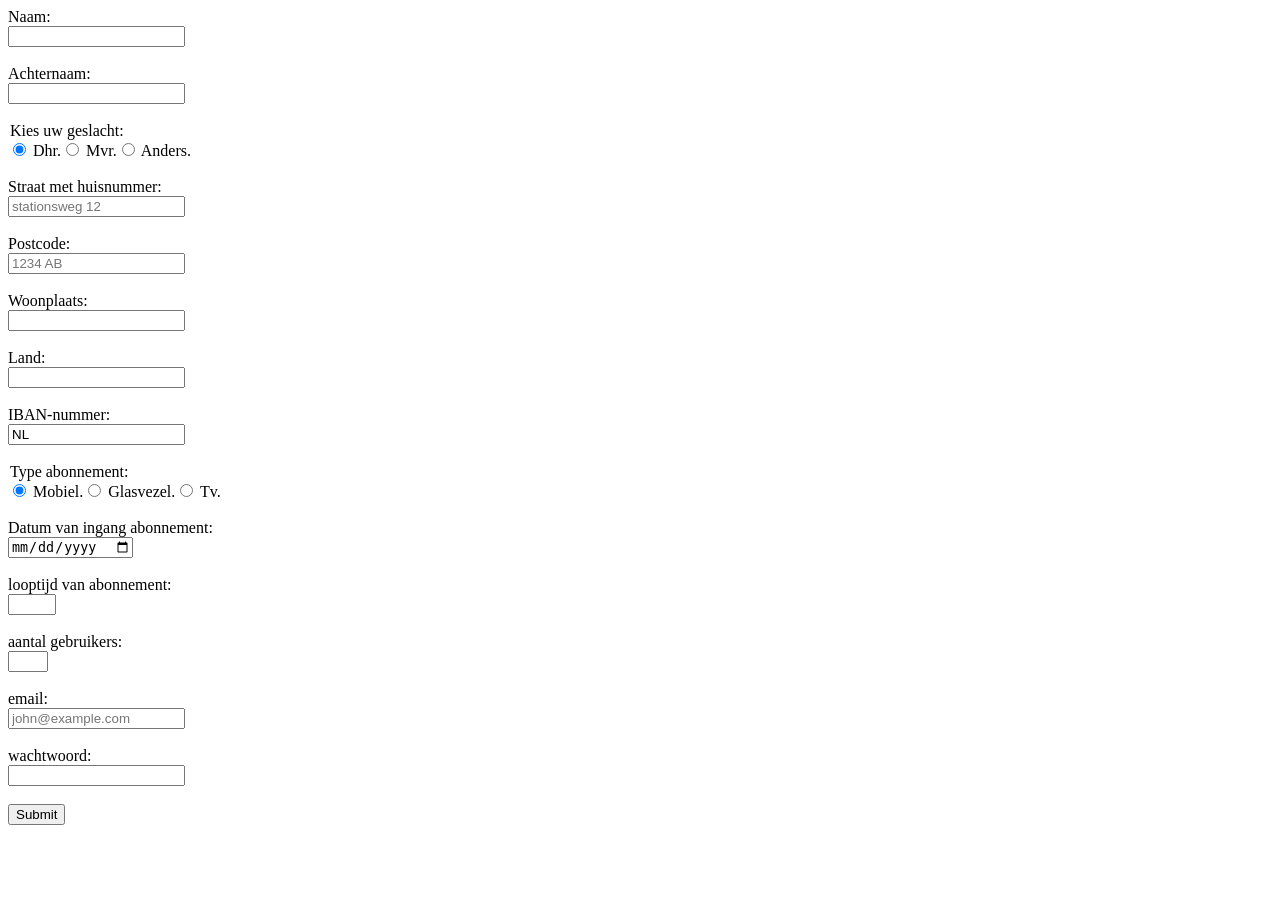
<file: opdracht-3-2/index.html>
<!DOCTYPE html>
<html lang="en">
<head>
    <meta charset="UTF-8">
    <meta name="viewport" content="width=device-width, initial-scale=1.0">
    <title>Document</title>
    <link rel="stylesheet" href="style.css">
</head>
<body>

 <form action="index.html" method="post">
  <label for="naam">Naam:</label> <br>
  <input type="text" id="naam" pattern="[A-Za-z]*" required> <br> <br>

  <label for="achternaam">Achternaam:</label> <br> 
  <input type="text"  id="achternaam" pattern="[A-za-z]*" required> <br> <br>


  <legend>Kies uw geslacht:</legend>

<div class="container">
  <div>
    <input type="radio" id="Dhr." name="geslacht" value="geslacht" checked />
    <label for="Dhr.">Dhr.</label>
  </div>
  <div>
    <input type="radio" id="Mvr." name="geslacht" value="Mvr." />
    <label for="Mvr.">Mvr.</label>
  </div>
  <div>
    <input type="radio" id="Anders." name="geslacht" value="Anders." />
    <label for="Anders.">Anders.</label>
  </div>
</div   ><br>


  <label for="straat-met-huis-nummer"></label>Straat met huisnummer:</label> <br>
  <input type="straat met huisnummer" placeholder="stationsweg 12" required> <br><br>

  <label for="postcode">Postcode:</label> <br>
  <input type="postcode" placeholder="1234 AB" 
  pattern="[0-9]{4}[A-Z]{2}" required> <br><br>


  <label for="woonplaats">Woonplaats:</label> <br>
  <input type="woonplaats"><br><br>

  <label for="land">Land:</label> <br>
  <input type="land "> <br> <br>

  
  <label for="IBAN-nummer">IBAN-nummer:</label> <br>
  <input type="IBAN-nummer" value="NL"
  pattern="[0-9]{2}[A-Z]{4}[0-9]{10}" required> <br><br>

  <legend>Type abonnement:</legend>
  <div class="container">
  <div>
    <input type="radio" id="Mobiel." name="abonnement" value="Mobiel." checked />
    <label for="Mobiel.">Mobiel.</label>
  </div>
  <div>
    <input type="radio" id="Glasvezel." name="abonnement" value="Glasvezel." />
    <label for="Glasvezel.">Glasvezel.</label>
  </div>
  <div>
    <input type="radio" id="Tv." name="abonnement" value="Tv." />
    <label for="Tv.">Tv.</label>
  </div> 
  </div><br>

  
  <label for="ingangsdatum">Datum van ingang abonnement:</label> <br>
  <input type="date" id="ingangsdatum" name="ingangsdatum" required min="2026-10-16"> <br> <br>

  <label for="looptijd-van-abonnement"> looptijd van abonnement:</label> <br>
  <input type="number" id="looptijd-van-abonnement" min="1" max="12"> <br><br>

 <label for="aantal-gebruikers"> aantal gebruikers:</label> <br>
  <input type="number" id="aantal-gebruikers" min="1" max="4"> <br><br>

  <label for=""></label>

  <label for="email">email:</label> <br> 
  <input type="email" id="email" name="email" placeholder="john@example.com" required><br><br>

  <label for="wachtwoord">wachtwoord:</label> <br>
  <input type="password" id="wachtwoord" name="wachtwoord" required> <br> <br>

  <input type="submit" id="submit" required>


 </form>
  




</body>
</html>
</file>
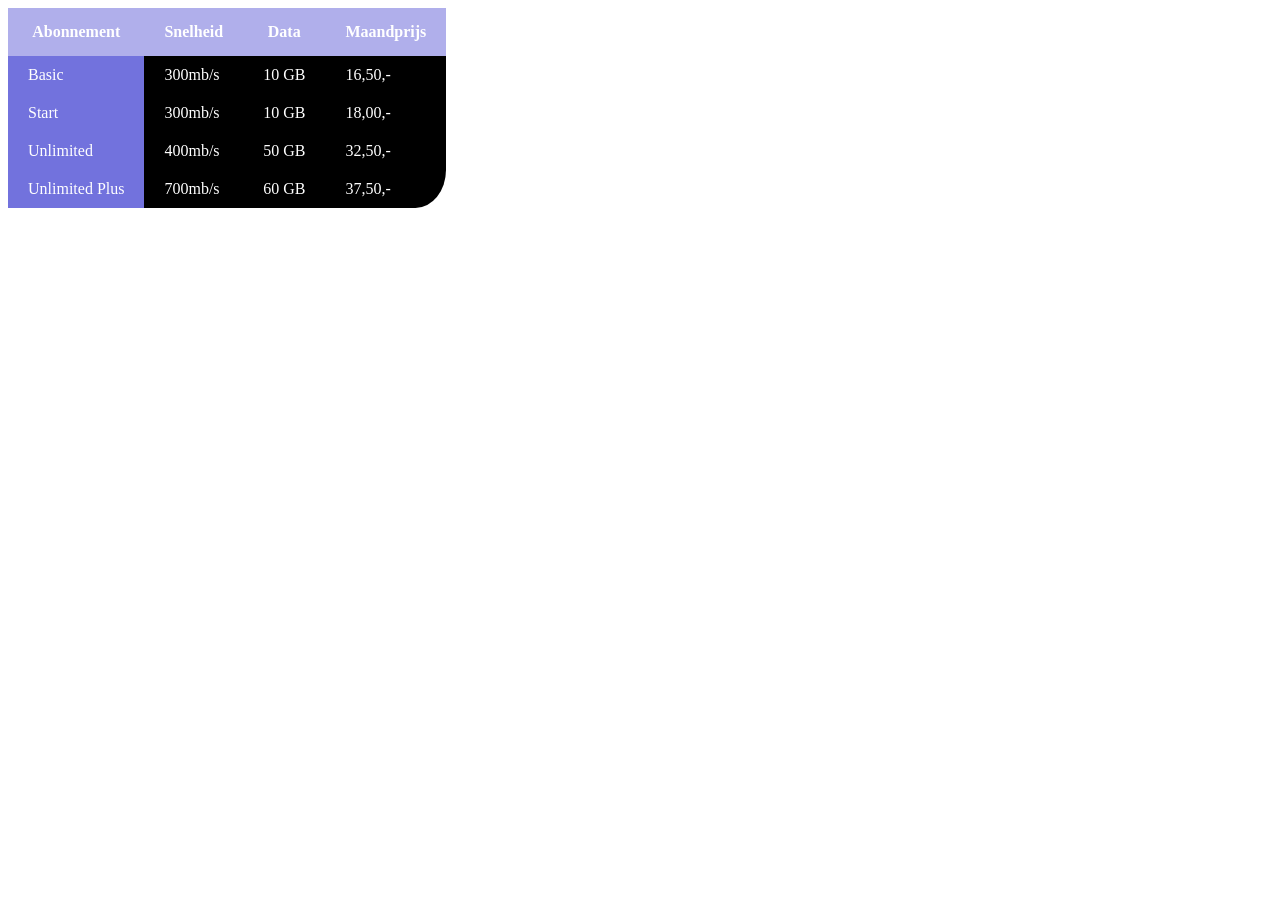
<file: opdracht-3-3/index.html>
<!DOCTYPE html>
<html lang="en">
<head>
    <meta charset="UTF-8">
    <meta name="viewport" content="width=device-width, initial-scale=1.0">
    <link rel="stylesheet" href="main.css">
    <title> Hallo Hi </title>
</head>
<body>
<table>
    <tr class="table-header">
        <th>Abonnement</th> 
        <th>Snelheid</th>
        <th>Data</th>
        <th>Maandprijs</th>
    </tr>
    <tr>
        <td class="table-choices">Basic</td>
        <td>300mb/s</td>   
        <td>10 GB</td>
        <td>16,50,-</td>
    </tr>
    <tr">
        <td class="table-choices">Start</td>
        <td>300mb/s</td>
        <td>10 GB</td>
        <td>18,00,-</td>
    </tr>
    <tr>
        <td class=" table-choices">Unlimited</td>
        <td>400mb/s</td>
        <td>50 GB</td>
        <td>32,50,-</td>
    </tr>
    <tr>
        <td class="table-choices">Unlimited Plus</td>
        <td>700mb/s</td>
        <td>60 GB</td>
        <td class="border-radius">37,50,-</td>
    </tr>
</table>
    
</body>
</html>
</file>
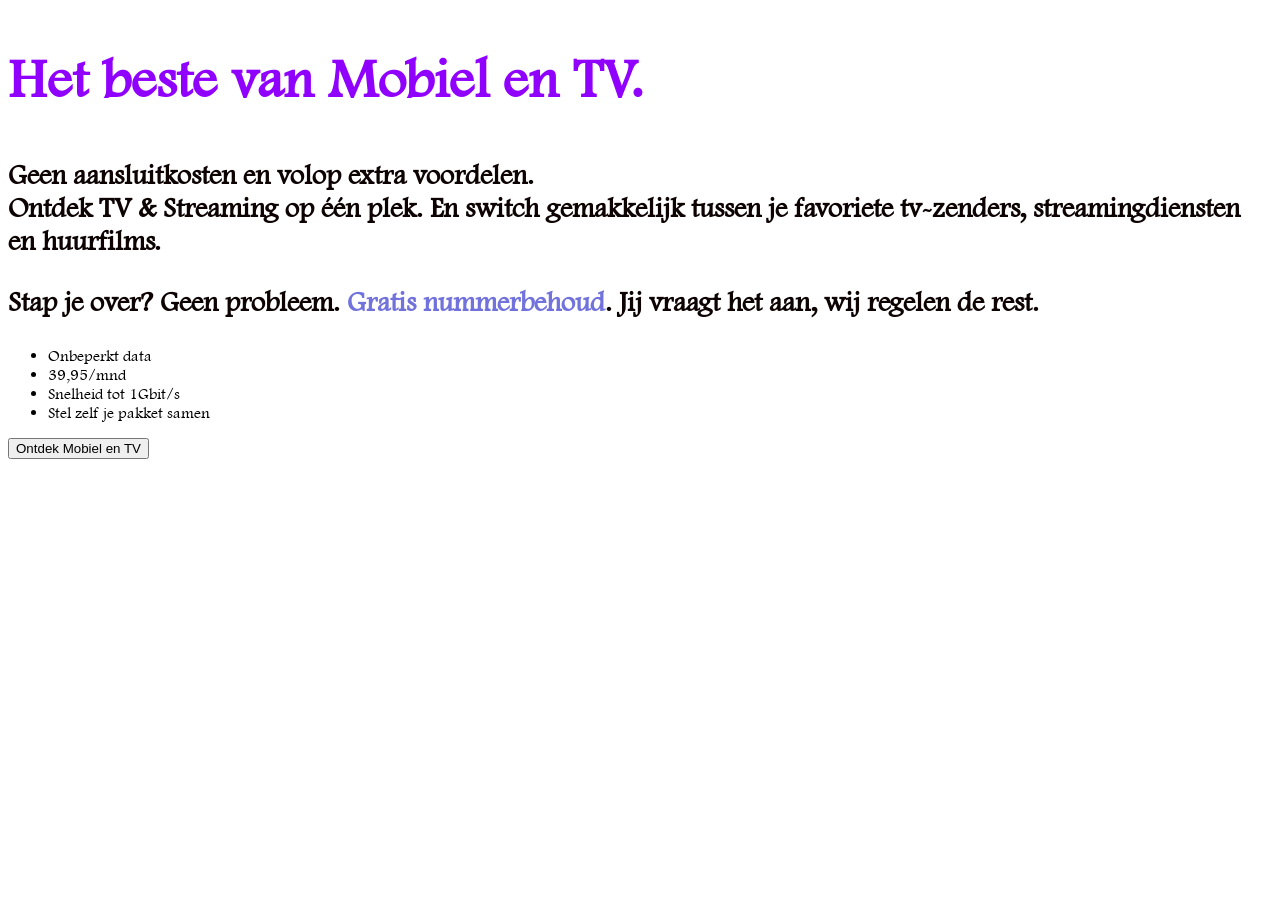
<file: opdracht_4-1/index.html>
<!DOCTYPE html>
<html lang="en">
  <head>
    <meta charset="UTF-8" />
    <meta name="viewport" content="width=device-width, initial-scale=1.0" />
    <title>Hallo Hi - Internet & Bellen</title>
    <link rel="stylesheet" href="style.css">
  </head>
  <body>
    <main class="main">
      <section class="section">
        <section class="section-left">
          <h2 class="section-title">Het beste van Mobiel en TV.</h2>
          <p class="section-paragraph">
            Geen aansluitkosten en volop extra voordelen.<br />Ontdek TV &
            Streaming op één plek. En switch gemakkelijk tussen je favoriete
            tv-zenders, streamingdiensten en huurfilms.
          </p>
          <p class="section-paragraph">
            Stap je over? Geen probleem. <a href="Gratis nummerbehoud"> Gratis nummerbehoud</a>. Jij vraagt het
            aan, wij regelen de rest.
          </p>
          <ul class="section-list">
            <li class="section-item">Onbeperkt data</li>
            <li class="section-item">39,95/mnd</li>
            <li class="section-item">Snelheid tot 1Gbit/s</li>
            <li class="section-item">Stel zelf je pakket samen</li>
          </ul>
          <button class="section-button">Ontdek Mobiel en TV</button>
        </section>
      </section>
    </main>
  </body>
</html>
</file>
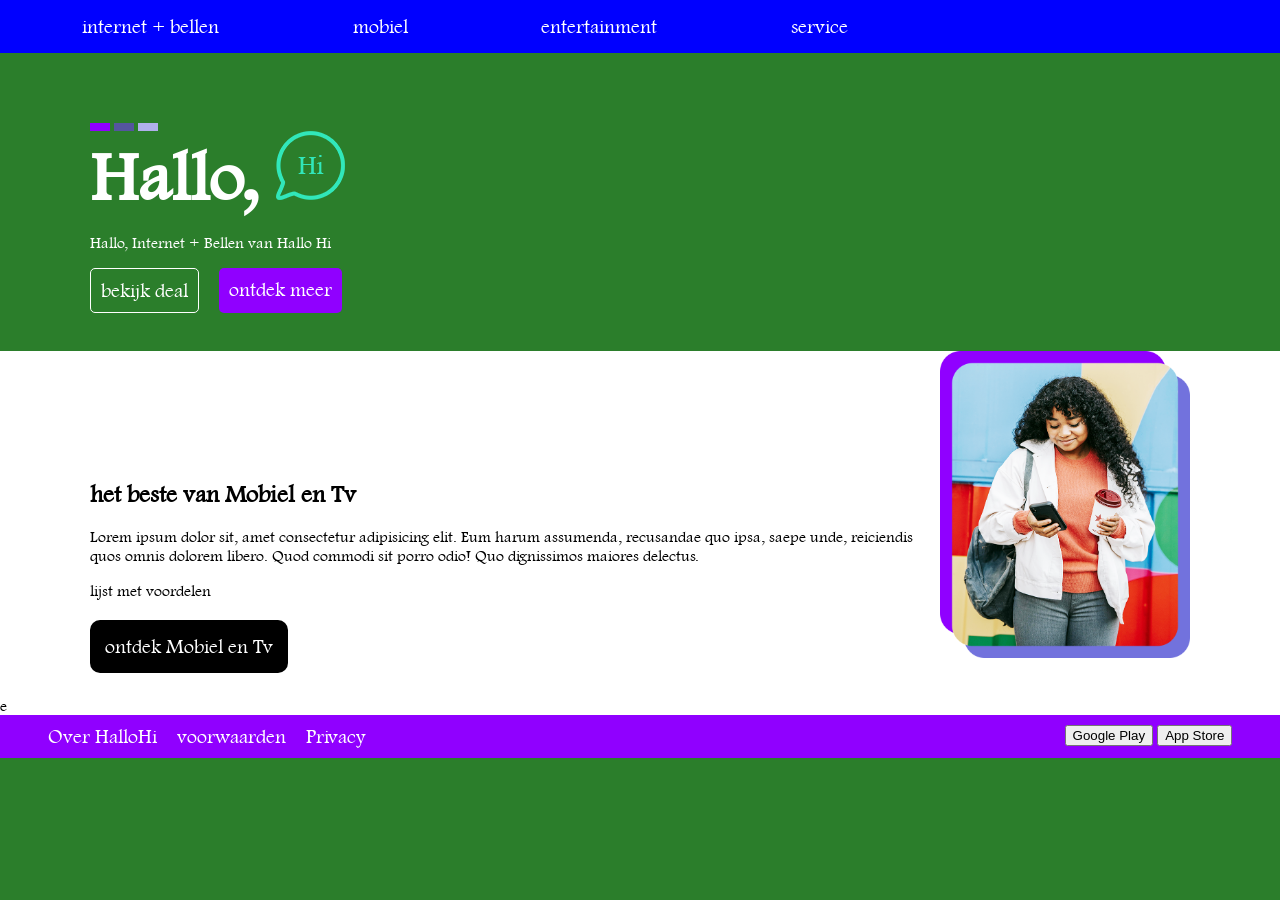
<file: opdracht_4-3/index.html>
<!DOCTYPE html>
<html lang="en">
<head>
    <meta charset="UTF-8">
    <meta name="viewport" content="width=device-width, initial-scale=1.0">
    <title>hallo, hi</title>
    <link rel="stylesheet" href="style.css">
   
</head>
<body>
<nav>
 <div class="nav-links">
<a href="Internet"> internet + bellen </a>
<a href="mobiel"> mobiel </a>
<a href="entertainment"> entertainment </a>
<a href="service"> service </a>
</div>
</nav>  

<div class="box">
<span class="span1"></span>
<span class="span2"></span>
<span class="span3"></span>
</div>

 
<header class="container">
<h1> Hallo, <img src="hi.png" alt="hifoto"> </h1> 
</header>
 
<section class="container">
<p> Hallo, Internet + Bellen van Hallo Hi </p>
<div class="buttons">

    <a href="#" class="button-explore"> bekijk deal</a> 
   <div class="button-explore2">
<a> ontdek meer </a>
 </div>
</div>
</section> <br> <br>
 

<section class="container2">
        <div class="about-us">
            <div class="text-container">    
                <h2> het beste van Mobiel en Tv </h2>  
                <p> Lorem ipsum dolor sit, amet consectetur adipisicing elit. Eum harum assumenda, recusandae quo ipsa, saepe unde, reiciendis quos omnis dolorem libero. Quod commodi sit porro odio! Quo dignissimos maiores delectus. </p>  
                <p> lijst met voordelen </p> <br>
                <a href="#" class="button-low">ontdek Mobiel en Tv </a>
            </div>
            <img src="image-main-01.png" alt="foto" width="250">
        </div
</section> <br> <br>
e

<footer>
<div class="content-left">
<a href="HalloHi"> Over HalloHi </a>
 <a href="voorwaarden"> voorwaarden </a>
 <a href="privacy"> Privacy </a>
</div>

<div class="content-right">
<button> Google Play </button> <button> App Store </button>
</div>
</footer>

   
</body>
</html>
</file>
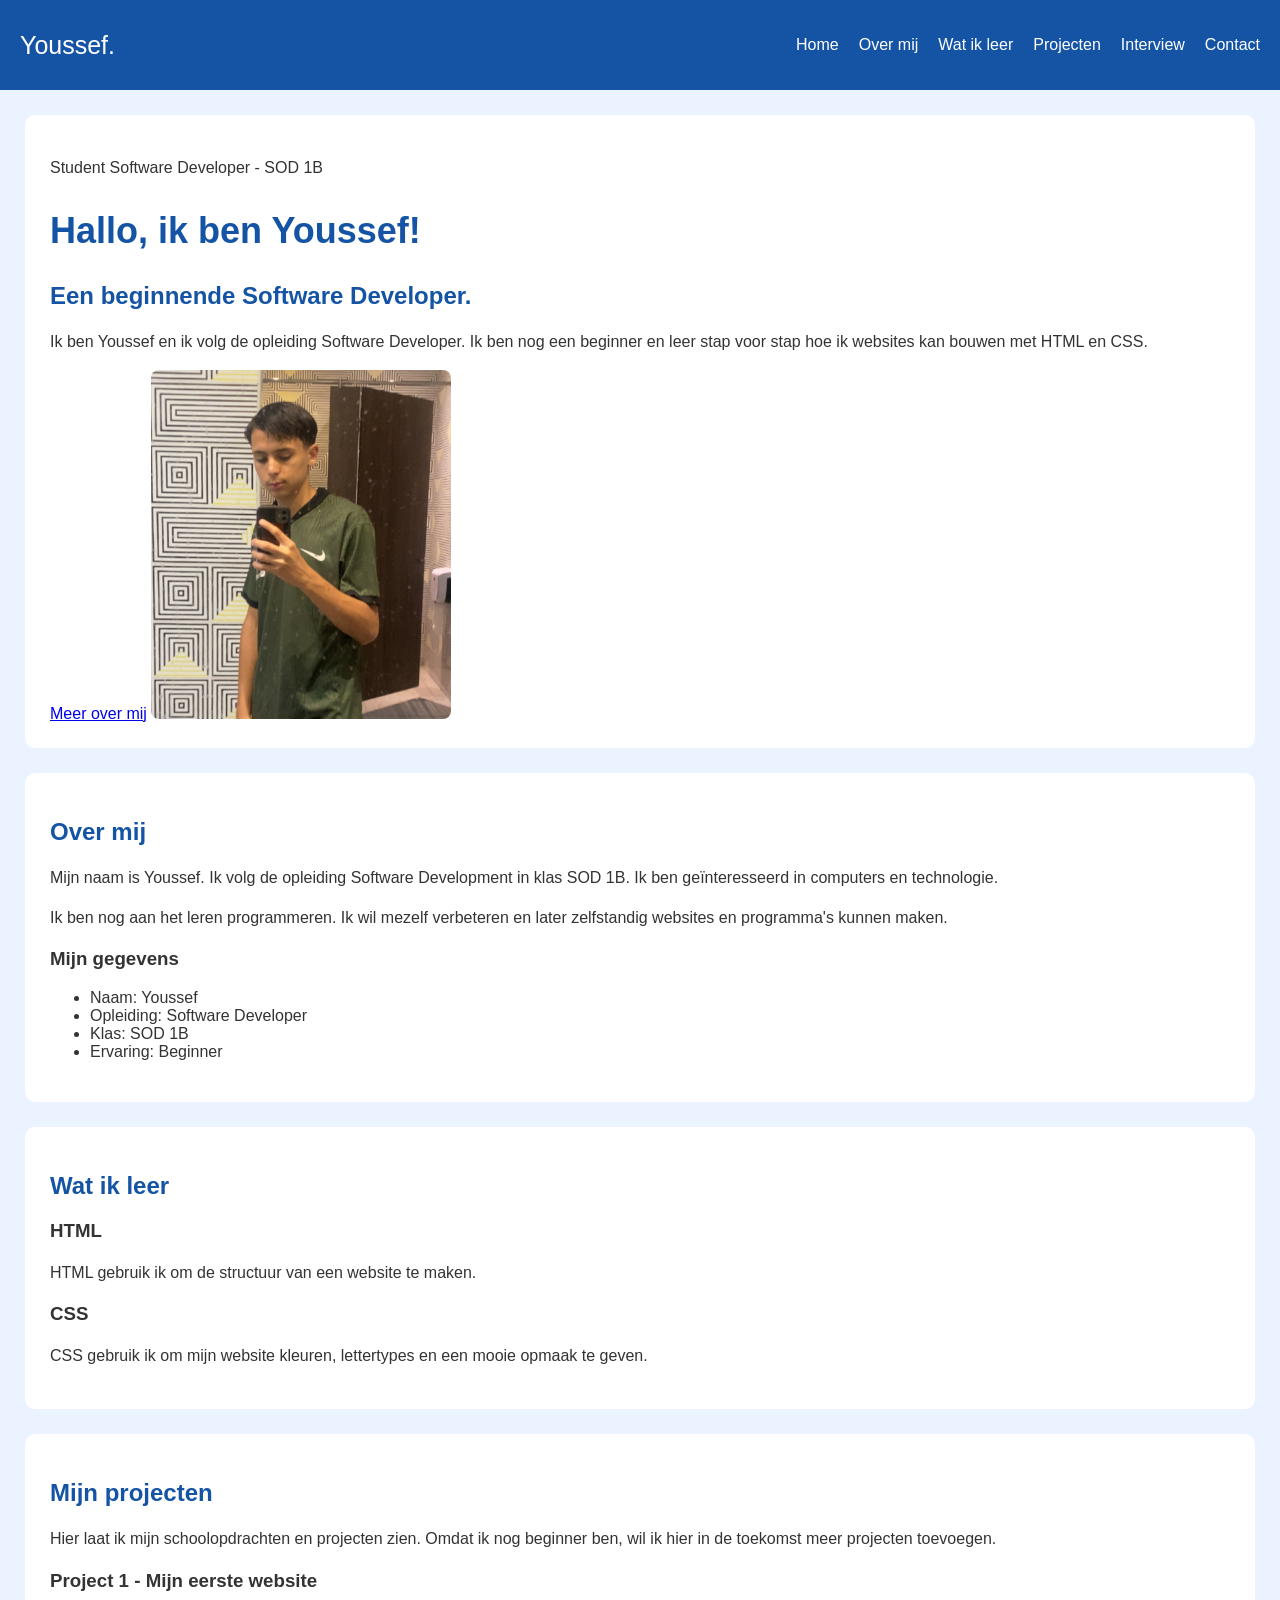
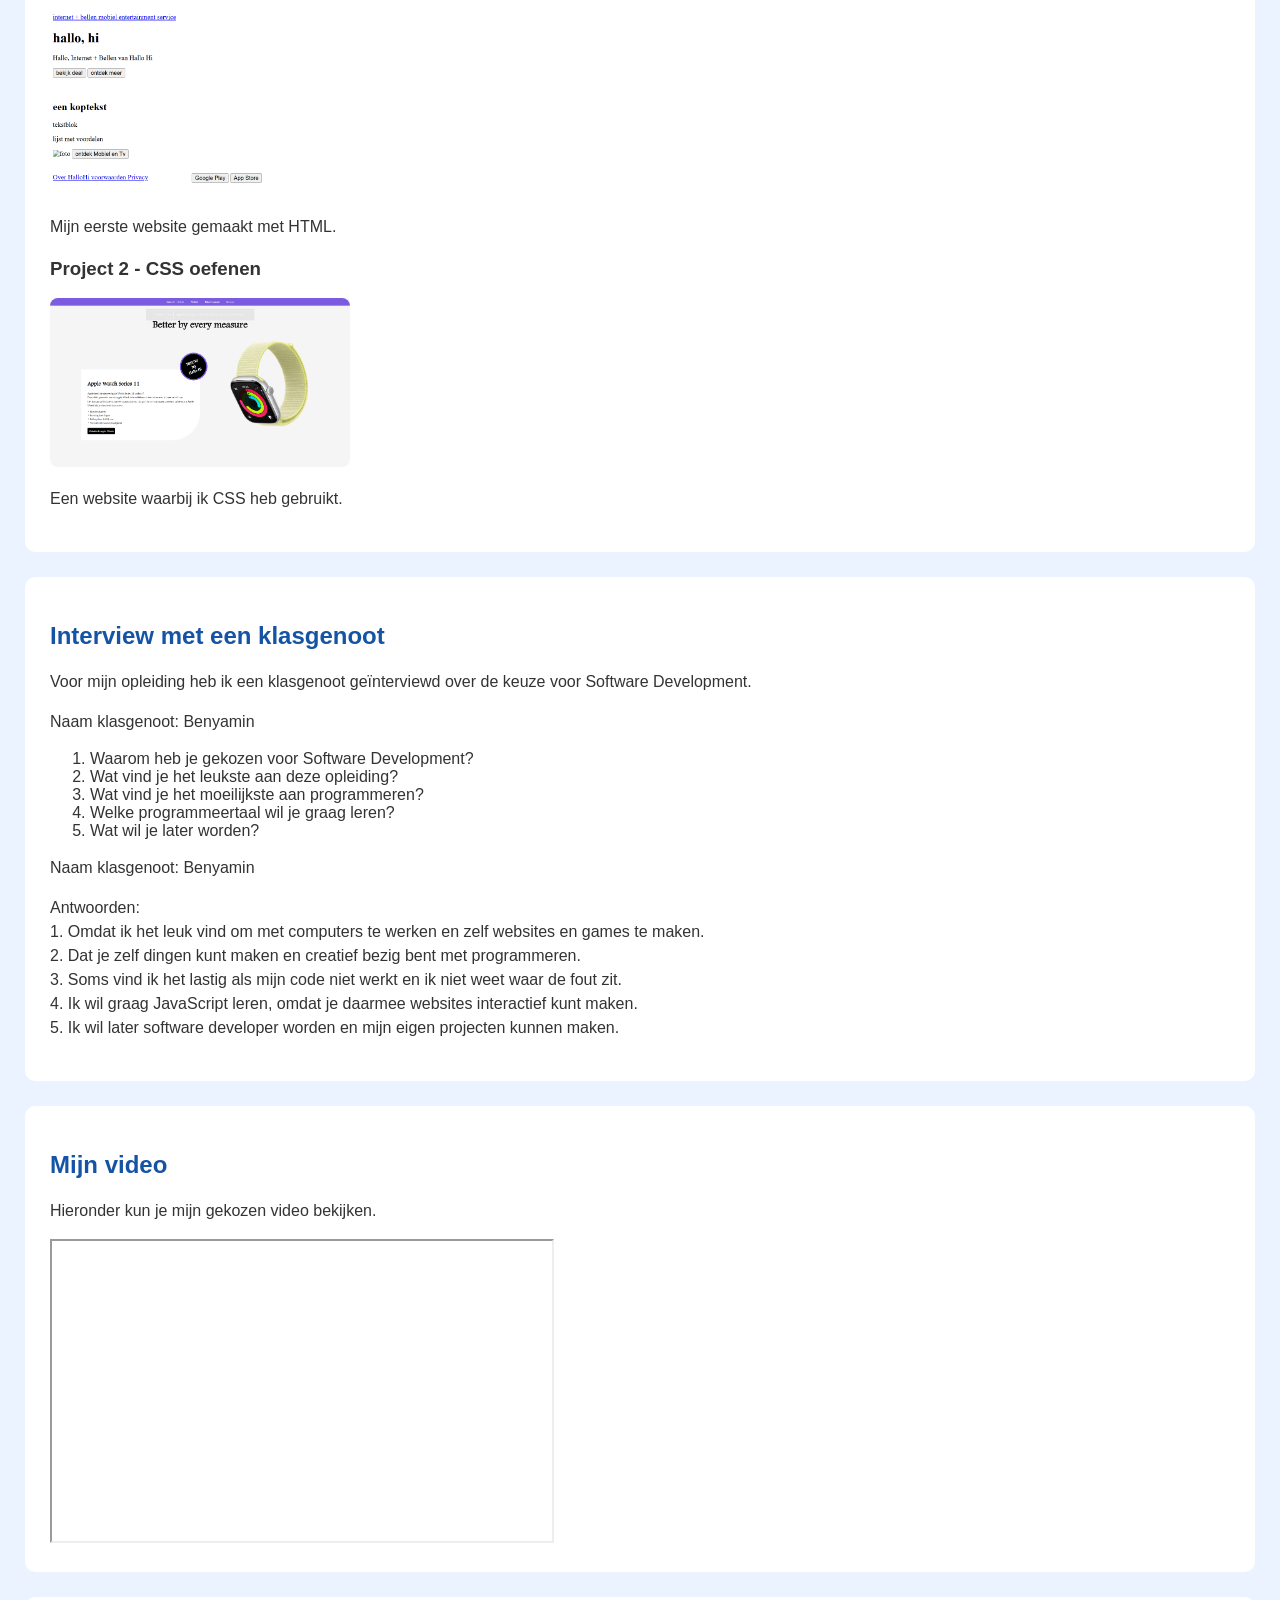
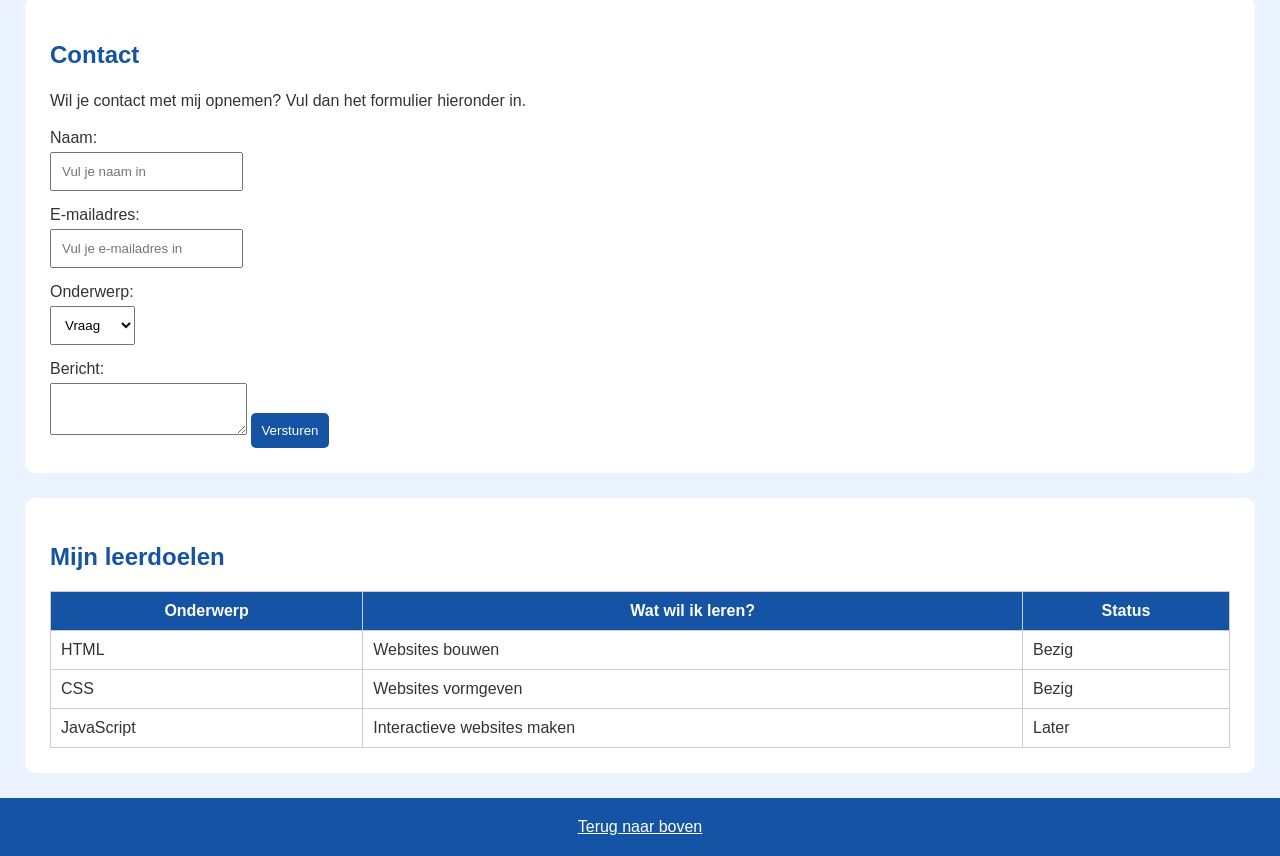
<file: project/index.html>
<!DOCTYPE html>
<html lang="nl">

<head>
    <meta charset="UTF-8">
    <meta name="viewport" content="width=device-width, initial-scale=1.0">
    <title>Youssef - Mijn website</title>
    <link rel="stylesheet" href="style.css">
</head>

<body>

    
    <header>
        <nav>
            <a href="#home">Youssef.</a>
	
            <ul>
                <li><a href="#home">Home</a></li>
                <li><a href="#over-mij">Over mij</a></li>
                <li><a href="#leren">Wat ik leer</a></li>
                <li><a href="#projecten">Projecten</a></li>
                <li><a href="#interview">Interview</a></li>
                <li><a href="#contact">Contact</a></li>
            </ul>
        </nav>
    </header>

    <main>

        
        <section id="home">
            <p>Student Software Developer - SOD 1B</p>

            <h1>Hallo, ik ben Youssef!</h1>

            <h2>Een beginnende Software Developer.</h2>

            <p>
                Ik ben Youssef en ik volg de opleiding
                Software Developer. Ik ben nog een beginner
                en leer stap voor stap hoe ik websites kan bouwen
                met HTML en CSS.
            </p>

            <a href="#over-mij">Meer over mij</a>

            <img src="youssef.png" alt="Foto van Youssef">
        </section>


        <section id="over-mij">

            <h2>Over mij</h2>

            <p>
                Mijn naam is Youssef. Ik volg de opleiding
                Software Development in klas SOD 1B.
                Ik ben geïnteresseerd in computers en technologie.
            </p>

            <p>
                Ik ben nog aan het leren programmeren.
                Ik wil mezelf verbeteren en later zelfstandig
                websites en programma's kunnen maken.
            </p>

            <h3>Mijn gegevens</h3>

            <ul>
                <li>Naam: Youssef</li>
                <li>Opleiding: Software Developer</li>
                <li>Klas: SOD 1B</li>
                <li>Ervaring: Beginner</li>
            </ul>

        </section>


      
        <section id="leren">

            <h2>Wat ik leer</h2>

            <h3>HTML</h3>
            <p>
                HTML gebruik ik om de structuur van een website
                te maken.
            </p>

            <h3>CSS</h3>
            <p>
                CSS gebruik ik om mijn website kleuren,
                lettertypes en een mooie opmaak te geven.
            </p>

          

        </section>


       
        <section id="projecten">

            <h2>Mijn projecten</h2>

            <p>
                Hier laat ik mijn schoolopdrachten en projecten zien.
                Omdat ik nog beginner ben, wil ik hier in de toekomst
                meer projecten toevoegen.
            </p>

            <div>
                <h3>Project 1 - Mijn eerste website</h3>
                <img src="eerste_website.png"
                     alt="Voorbeeld van project 1">
                <p>Mijn eerste website gemaakt met HTML.</p>
            </div>

            <div>
                <h3>Project 2 - CSS oefenen</h3>
                <img src="css.png"
                     alt="Voorbeeld van project 2">
                <p>Een website waarbij ik CSS heb gebruikt.</p>
            </div>


        </section>



        <section id="interview">

            <h2>Interview met een klasgenoot</h2>
          
            
            <p>
                Voor mijn opleiding heb ik een klasgenoot
                geïnterviewd over de keuze voor Software Development.
             </p>
             <p>Naam klasgenoot: Benyamin </p>
            
             <ol>
                <li>Waarom heb je gekozen voor Software Development?</li>
                <li>Wat vind je het leukste aan deze opleiding?</li>
                <li>Wat vind je het moeilijkste aan programmeren?</li>
                <li>Welke programmeertaal wil je graag leren?</li>
                <li>Wat wil je later worden?</li>
            </ol>

            <p>
                Naam klasgenoot: Benyamin
            </p>

            <p>
                Antwoorden: <br> 1. 
                Omdat ik het leuk vind om met computers te werken en zelf websites en games te maken. <br>

                2. 
                Dat je zelf dingen kunt maken en creatief bezig bent met programmeren. <br>

                3. 
                Soms vind ik het lastig als mijn code niet werkt en ik niet weet waar de fout zit. <br>

            4. 
            Ik wil graag JavaScript leren, omdat je daarmee websites interactief kunt maken. <br>

            5.
            Ik wil later software developer worden en mijn eigen projecten kunnen maken. <br>
            </p>

        </section>


        

<section id="video">

    <h2>Mijn video</h2>

    <p>Hieronder kun je mijn gekozen video bekijken.</p>

    <iframe
        width="500"
        height="300"
        src="https://www.youtube.com/embed/PDbCaQBfeFQ"
        title="Mijn YouTube video"
        allowfullscreen>
    </iframe>

</section>

       



        <section id="contact">

            <h2>Contact</h2>

            <p>
                Wil je contact met mij opnemen?
                Vul dan het formulier hieronder in.
            </p>

            <form action="#" method="get">

                <label for="naam">Naam:</label>
                <input type="text" id="naam" name="naam"
                       placeholder="Vul je naam in" required>

                <label for="email">E-mailadres:</label>
                <input type="email" id="email" name="email"
                       placeholder="Vul je e-mailadres in" required>

                <label for="onderwerp">Onderwerp:</label>
                <select id="onderwerp" name="onderwerp">
                    <option value="vraag">Vraag</option>
                    <option value="project">Project</option>
                    <option value="anders">Anders</option>
                </select>

                <label for="bericht">Bericht:</label>
                <textarea id="bericht" name="bericht"></textarea>

                <button type="submit">Versturen</button>

            </form>

        </section>


        
        <section id="leerdoelen">

            <h2>Mijn leerdoelen</h2>

            <table>

                <tr>
                    <th>Onderwerp</th>
                    <th>Wat wil ik leren?</th>
                    <th>Status</th>
                </tr>

                <tr>
                    <td>HTML</td>
                    <td>Websites bouwen</td>
                    <td>Bezig</td>
                </tr>

                <tr>
                    <td>CSS</td>
                    <td>Websites vormgeven</td>
                    <td>Bezig</td>
                </tr>

                <tr>
                    <td>JavaScript</td>
                    <td>Interactieve websites maken</td>
                    <td>Later</td>
                </tr>

            </table>

        </section>

    </main>


  
    <footer>

       

        <a href="#home">Terug naar boven</a>

    </footer>

</body>
</html>
</file>
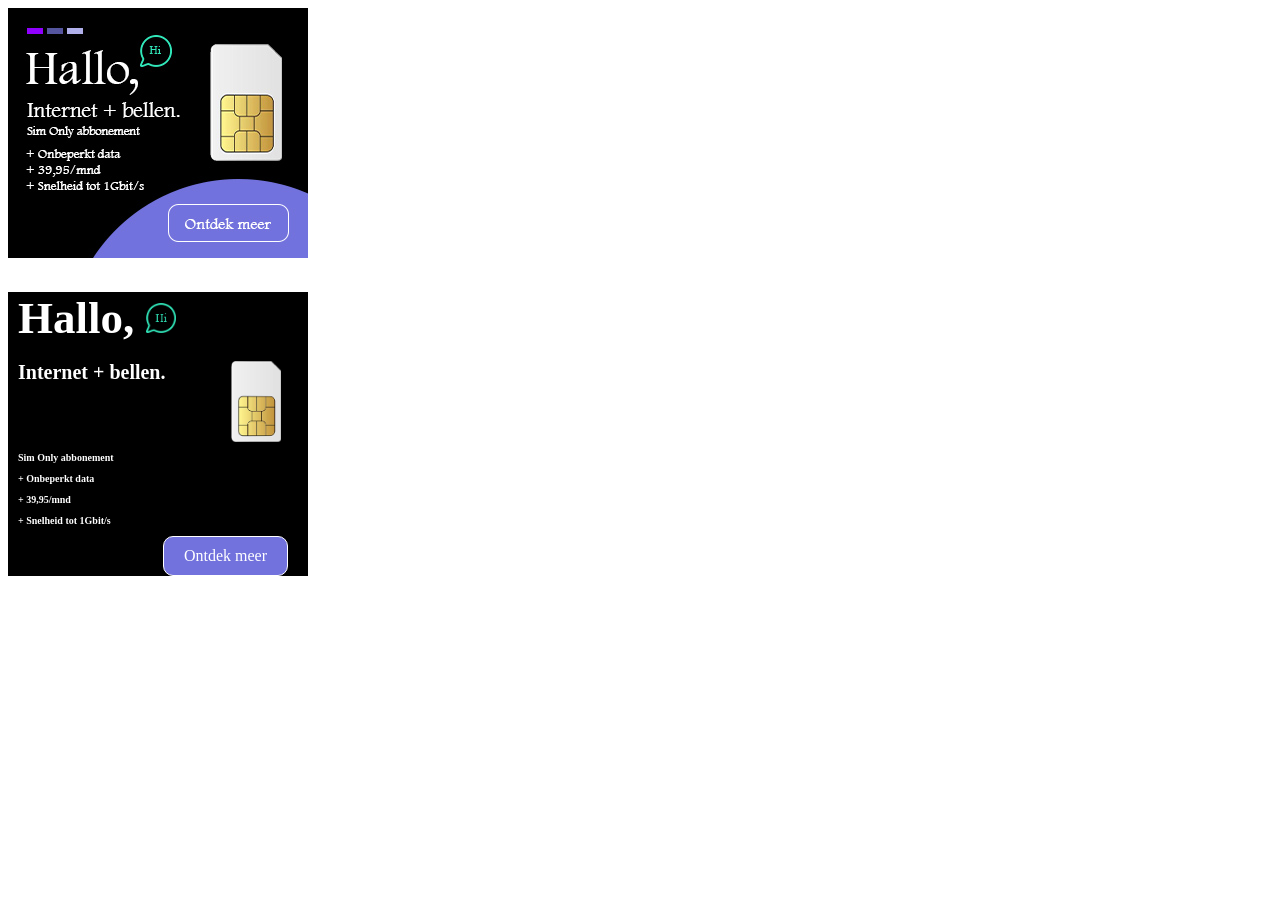
<file: opdracht_5-1/banner-300x250.html/index.html>
<!DOCTYPE html>
<html lang="en">
<head>
    <meta charset="UTF-8">
    <meta name="viewport" content="width=device-width, initial-scale=1.0">
    <title>300x250</title>
    <link rel="stylesheet" href="style.css">
</head>
<body>

 <div class="stage">
    <img src="300x250.jpg" alt="#">

</div>  


 <div class="bannerSize" >
    
<h1>Hallo, <img src="../hi.png" alt="#" width="30px"> </h1>  
<h2>Internet + bellen. <img src="../simKaart.png" alt="#" width="50px" ></h2> 
<h3>Sim Only abbonement</h1> 
<h3>+ Onbeperkt data</h1>
<h3>+ 39,95/mnd</h1>
<h3>+ Snelheid tot 1Gbit/s</h1>
<a href="#">Ontdek meer</a>
</div>


    
</body>
</html>
</file>
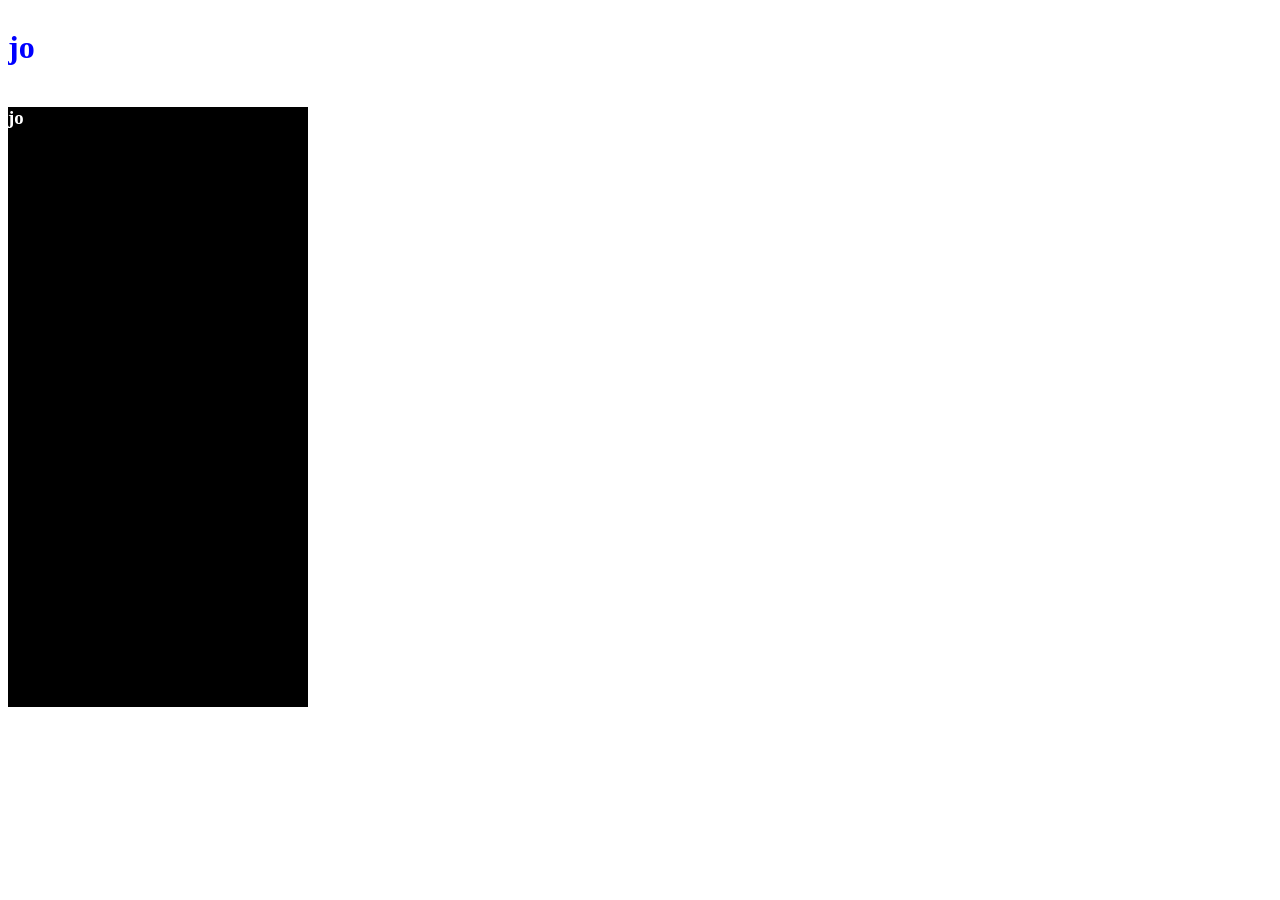
<file: opdracht_5-1/banner-300x600.html/index.html>
<!DOCTYPE html>
<html lang="en">
<head>
    <meta charset="UTF-8">
    <meta name="viewport" content="width=device-width, initial-scale=1.0">
    <title>300x600</title>
    <link rel="stylesheet" href="style.css">
</head>
<body>

<div class="stage">
<h1>jo</h1>

</div>  

<div class="bannerSize">
<h3>jo </h3>
</div>  
    
</body>
</html>
</file>
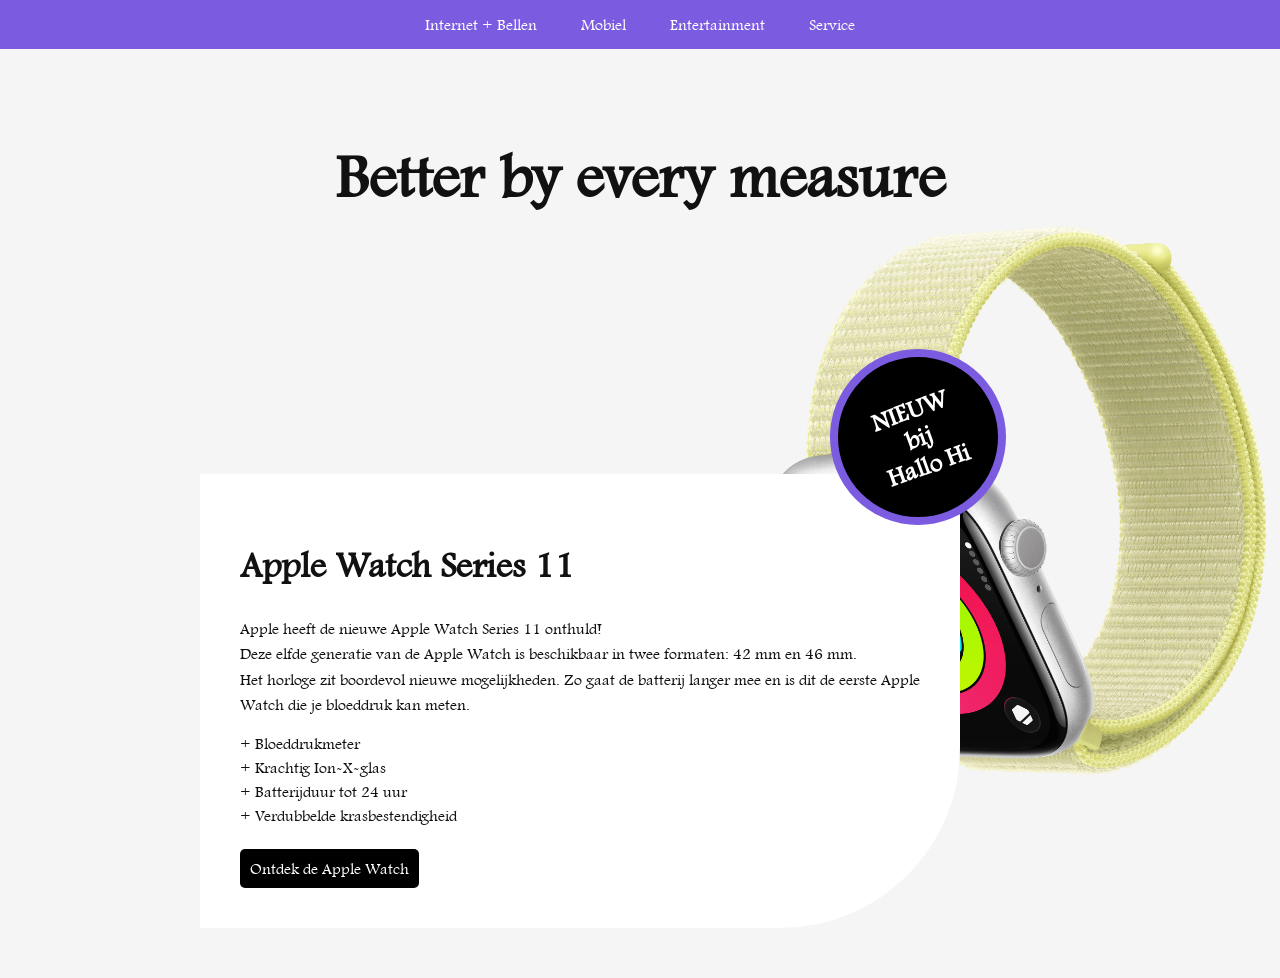
<file: opdracht_4-2/apple-watch-start.html>
<!DOCTYPE html>
<html lang="nl">
<head>
  <meta charset="UTF-8">
  <meta name="viewport" content="width=device-width, initial-scale=1.0">
  <title>Apple Watch Series 11 - Super Deal</title>
  <link rel="stylesheet" href="css/style.css">
</head>
<body>
 
  <!-- Navigatie -->
  <header>
    <nav class="navbar">
      <ul>
        <li><a href="#">Internet + Bellen</a></li>
        <li><a href="#">Mobiel</a></li>
        <li><a href="#">Entertainment</a></li>
        <li><a href="#">Service</a></li>
      </ul>
    </nav>
  </header>

  <!-- Hero sectie -->
  <section class="hero">
    <div class="deal-badge">
        <span>NIEUW<br>bij<br>Hallo Hi</span>
    </div>
    <div class="hero-content">
      
      <h1>Better by every measure</h1>
    </div>
  </section>
  <!-- Product info -->
  <section class="product-info">
    <h2>Apple Watch Series 11</h2>
    <p>
      Apple heeft de nieuwe Apple Watch Series 11 onthuld!<br>
      Deze elfde generatie van de Apple Watch is beschikbaar in twee formaten: 42 mm en 46 mm.<br>
      Het horloge zit boordevol nieuwe mogelijkheden. Zo gaat de batterij langer mee en is dit de eerste Apple Watch die je bloeddruk kan meten.
    </p>
    <ul>
      <li>+ Bloeddrukmeter</li>
      <li>+ Krachtig Ion-X-glas</li>
      <li>+ Batterijduur tot 24 uur</li>
      <li>+ Verdubbelde krasbestendigheid</li>
    </ul> <br>
    <a href="#" class="cta-btn">Ontdek de Apple Watch</a>
  </section>
</body>
</html>
</file>
<file: opdracht-3-2/style.css>
.container{
    display: flex;
}
</file>
<file: opdracht-3-3/main.css>
table{
        color: white;
        border-spacing: 0px;
      
    }

    .table-header{
        background-color: #B0AFEB
       }

    td{
        padding: 10px 20px;
  
    }
    
    th{
        padding: 15px 20px;
        
    }

    tr{
        background-color: black;
    }

.table-choices{
    background-color: #7272dd;
}

.border-radius{
      border-bottom-right-radius: 80px 100px;
}
</file>
<file: opdracht_4-1/style.css>
@font-face {
    font-family: 'ftltlt';
    src: url('ftltlt-webfont.woff') format('woff');
}

h2{
color: #9000ff;
font-weight: bold;
font-size: 56px;
}

p{
color: #0d0303;
font-size: 28px;
}

a{
    color: #7272dd;
    text-decoration: none;
}
.section-paragraph{
    font-weight: bold;
}

body{
    font-family: 'ftltlt';
}
</file>
<file: opdracht_4-3/style.css>
@font-face {
    font-family: ftltlt-webfont;
    src: url(ftltlt-webfont.woff) ;
}

nav{
    background-color: blue;
    padding: 15px;
}


body{
    background-color: rgb(43, 126, 43);
     margin: 0px;
    font-family: ftltlt-webfont;
    color: white;
}

a{
    color: white;
    text-decoration: none;
    font-size: 20px;
}

.nav-links
{
    display: flex;
    justify-content: space-around;
    max-width: 900px;
    
}

.jo{
    background-color: blue;
}

.container{
    max-width: 1100px;
    margin: 0 auto;
}


   .box {
            display: flex;
            gap: 4px;
            Max-width: 1100px;
            margin: 0 auto;
            margin-top:70px ;
            span{
           
            padding: 4px 10px;
        }
        }

h1{
    font-size: 70px;
    margin: 0px;
    
}
  

.span1{
    background-color: #9000ff;
}
.span2{
background-color:#55559f ;
}
.span3{
background-color:#b0b0eb ;
}

.button-explore{
    border: solid white 1px;
    border-radius: 5px;
    max-width: 103px;
    padding: 10px;

}

.button-explore2{
    background-color: #9000ff;
    max-width: 103px;
    border-radius: 5px;
    padding: 10px;
}

.buttons{

    display: flex;
    gap: 20px;
}

.container2{
    color: black;
    background-color: white;
    
}

.about-us{
    align-items: end;
    max-width: 1100px;
    display: flex;
    justify-content: space-between ;
    margin: 0 auto;
}

footer{
    background-color: #9000ff;
    display: flex;
    justify-content: center;
    gap: 700px;
    padding: 10px;
}

.content-left{
  display: flex;
  justify-content: space-between;
  gap: 20px;
}

.button-low{
    color: white;
    background-color: black;
    padding: 15px;
    border-radius: 10px;
}

.klikhier{

    color: black;
}
</file>
<file: project/style.css>
body {
    background-color: #eaf3ff;
    font-family: Arial;
    margin: 0;
    color: #333333;
}

header {
    background-color: #1554a5;
    padding: 20px;
}

nav {
    display: flex;
    justify-content: space-between;
    align-items: center;
}

nav > a {
    color: white;
    font-size: 25px;
    text-decoration: none;
}

nav ul {
    display: flex;
    gap: 20px;
}

nav li {
    list-style: none;
}

nav li a {
    color: white;
    text-decoration: none;
}

nav li a:hover {
    color: #a9d8ff;
}

section {
    background-color: white;
    margin: 25px;
    padding: 25px;
    border-radius: 10px;
}


h1 {
    color: #1554a5;
    font-size: 36px;
}

h2 {
    color: #1554a5;
}


p {
    font-size: 16px;
    line-height: 1.5;
}


img {
    width: 300px;
    border-radius: 8px;
}


video {
    max-width: 100%;
}


button {
    background-color: #1554a5;
    color: white;
    padding: 10px;
    border: none;
    border-radius: 5px;
}


label {
    display: block;
    margin-top: 15px;
}

input, select, textarea {
    padding: 10px;
    margin-top: 5px;
}

/* Tabel */
table {
    width: 100%;
    border-collapse: collapse;
}

th {
    background-color: #1554a5;
    color: white;
}

th, td {
    border: 1px solid #cccccc;
    padding: 10px;
}

/* Footer */
footer {
    background-color: #1554a5;
    color: white;
    text-align: center;
    padding: 20px;
}

footer a {
    color: white;
}
</file>
<file: opdracht_5-1/banner-300x250.html/style.css>
.stage {  
    position: relative;
    cursor: pointer;
    
    -webkit-box-sizing: border-box;
   -moz-box-sizing: border-box;
   box-sizing: border-box;    
   overflow: hidden;    
}

.bannerSize{ 
width: 300px; 
 
background-color: black
}

h1{
    color:white ;
    font-size: 45px;
    margin-left: 10px;
    margin-bottom: 0px;
   
}

h2{
    color:white ;
    font-size: 20px;
    margin-left: 10px;
    display: flex;
    gap: 65px;
    margin-bottom: 0px;
   
}

h3{
    color:white ;
    font-size: 10px;
    margin-left: 10px;
}

A{
    color: white;
    background-color: #7272dd ;
    border: solid white 1px;
    border-radius: 10px;
    text-decoration: none;
    padding: 10px 20px;
    display: flex;
    width: fit-content;
    margin-left: auto;
    margin-right: 20px;
    margin-bottom: 50px ;
    
}
</file>
<file: opdracht_5-1/banner-300x600.html/style.css>
.stage {  
    position: relative;
    cursor: pointer;
    
    -webkit-box-sizing: border-box;
   -moz-box-sizing: border-box;
   box-sizing: border-box;    
   overflow: hidden;    
}

.bannerSize{ 
width: 300px; 
height: 600px; 
background-color: black
}

h1{
    color: blue;
}

h3{
    color: white;
}
</file>
<file: opdracht_4-2/css/style.css>
/* Algemene stijl */

html {
  background-color: #f5f5f5;
  font-family: HelloHiFont;
}


/* Custom Font */
@font-face {
  font-family: HelloHiFont;
  src: url(../fonts/ftltlt-webfont.woff);
}

@font-face {
  font-family: HelloHiFont2;
  src: url(..//fonts/ftltlt-webfont2.woff);
}



body {
  margin: 0;
  font-family: HelloHiFont, sans-serif;
 color: #111;
 background-image: url("../watch.png");
 background-size: 500px;
 background-repeat: no-repeat;
 background-position-x: 60vw;
 background-position-y: 25vh;
}

/* Navigatie */
.navbar {
  background: #7b5ce0;
  padding: 15px 0;
  text-align: center;
}
.navbar ul {
  list-style: none;
  margin: 0;
  padding: 0;
}
.navbar ul li {
  display: inline-block;
  margin: 0 20px;
}
.navbar ul li a {
  color: white;
  text-decoration: none;
  font-weight: 500;
}

/* Hero sectie */
.hero {
  display: flex;
  justify-content: center;
  align-items: center;
  padding: 40px 20px;
  position: relative;
}

.deal-badge {
  position: absolute;
  left: 830px;
  top: 300px;
  background-color: #000;
  color: white;
  border-radius: 50%;
  width: 160px;
  height: 160px;
  display: flex;
  justify-content: center;
  align-items: center;
  font-weight: bold;
  font-size: 25px;
  border: 8px solid #7b5ce0;
  text-align: center;
}
.deal-badge span {
  transform: rotate(-20deg);
}

.hero-content {
  text-align: center;
}
.watch-img {
  width: 10vw;
align-content: center;
}
.hero h1 {
  font-size: 62px;
}

/* Product info */
.product-info {
  max-width: 680px;
  margin: 50px 200px;
  padding: 40px;
  background: #f5f5f5;
  background-color: #fff;
  margin-top: 170px;
  border-bottom-right-radius: 180px;
 

}
.product-info h2 {
  font-size: 36px;
}
.product-info p {
  line-height: 1.6;
}
.product-info ul {
  margin: 5px 0;  
  padding: 0;
  list-style: none;
}
.product-info ul li {
  margin: 5px 0;
}
.cta-btn {
  display: inline-block;
  background: black;
  color: white;
  text-decoration: none;
  border-radius: 5px;
  padding: 10px;
}
</file>
